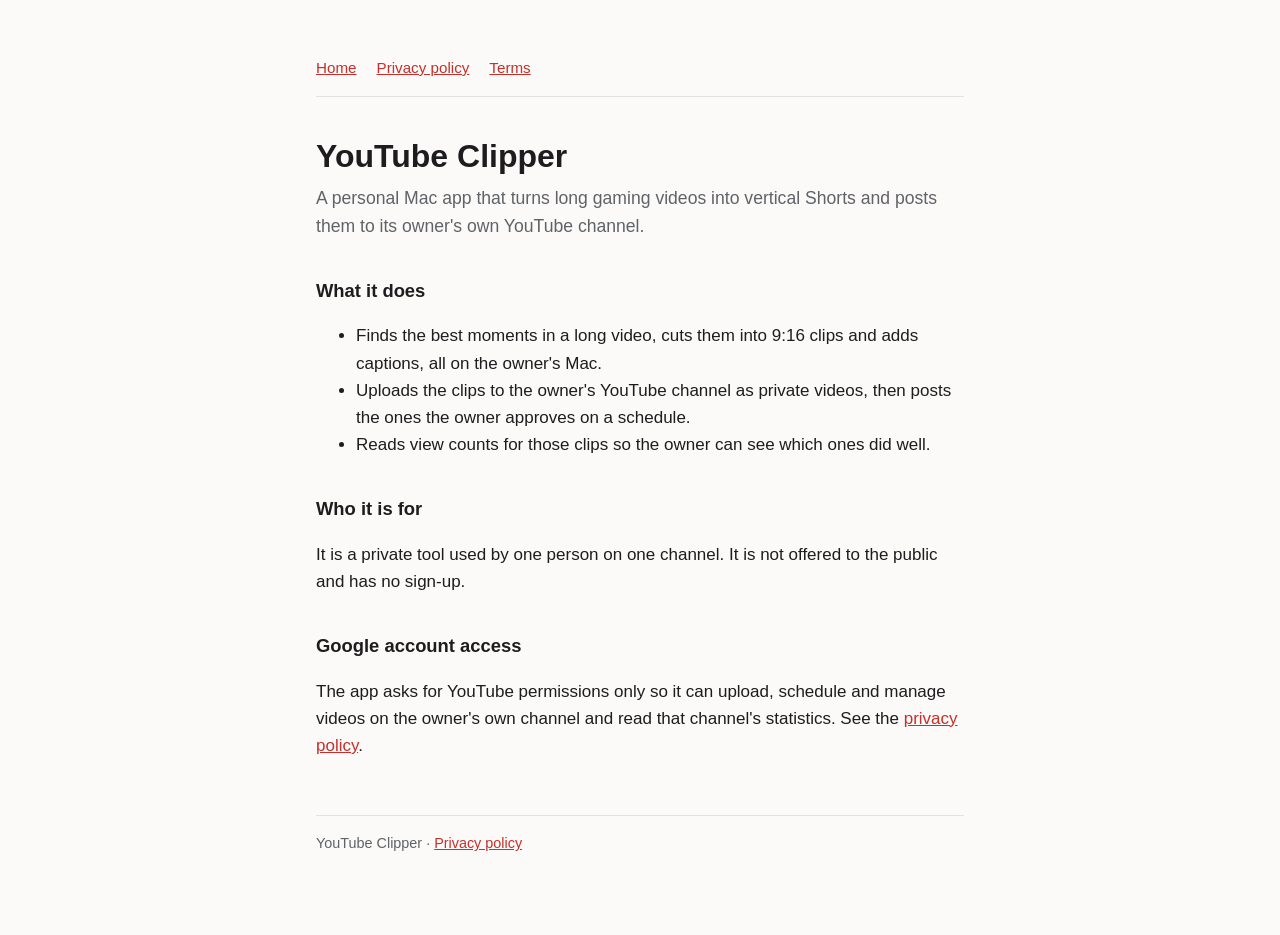
<file: index.html>
<!doctype html>
<html lang="en"><head><meta charset="utf-8"><meta name="viewport" content="width=device-width,initial-scale=1">
<title>YouTube Clipper</title><link rel="stylesheet" href="style.css"></head>
<body><main>
<nav><a href="./">Home</a><a href="privacy.html">Privacy policy</a><a href="terms.html">Terms</a></nav>
<h1>YouTube Clipper</h1>
<p class="lede">A personal Mac app that turns long gaming videos into vertical Shorts and posts them to its owner's own YouTube channel.</p>
<h2>What it does</h2>
<ul>
<li>Finds the best moments in a long video, cuts them into 9:16 clips and adds captions, all on the owner's Mac.</li>
<li>Uploads the clips to the owner's YouTube channel as private videos, then posts the ones the owner approves on a schedule.</li>
<li>Reads view counts for those clips so the owner can see which ones did well.</li>
</ul>
<h2>Who it is for</h2>
<p>It is a private tool used by one person on one channel. It is not offered to the public and has no sign-up.</p>
<h2>Google account access</h2>
<p>The app asks for YouTube permissions only so it can upload, schedule and manage videos on the owner's own channel and read that channel's statistics. See the <a href="privacy.html">privacy policy</a>.</p>
<footer>YouTube Clipper · <a href="privacy.html">Privacy policy</a></footer>
</main></body></html>
</file>
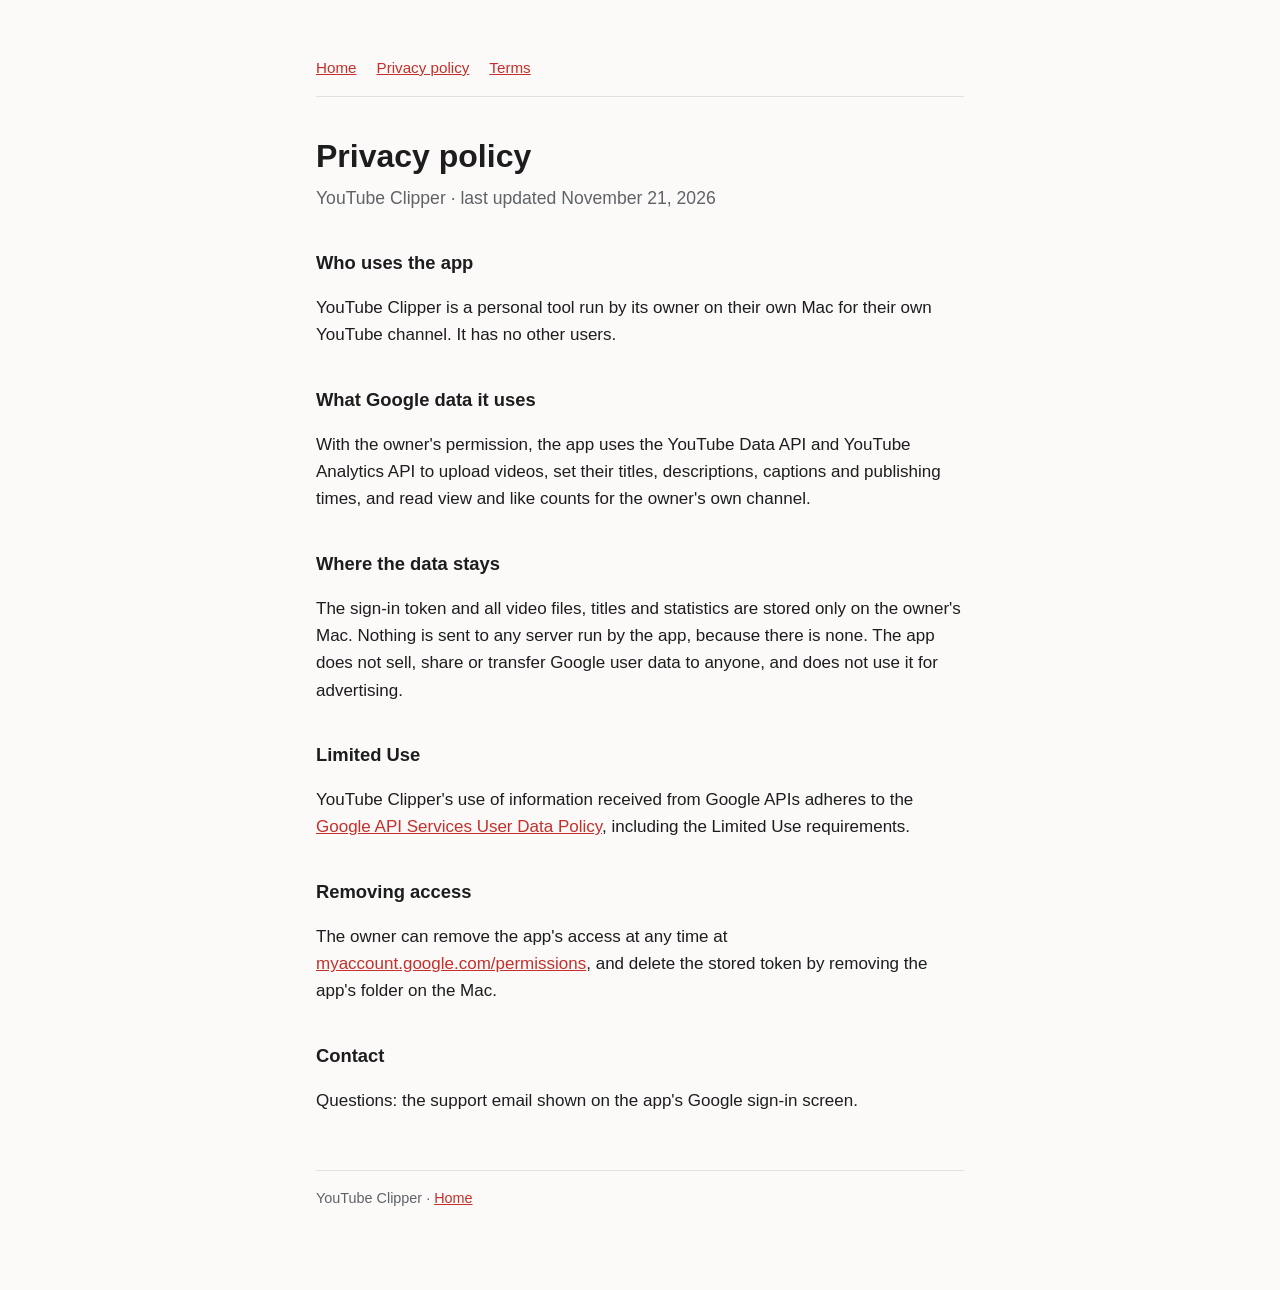
<file: privacy.html>
<!doctype html>
<html lang="en"><head><meta charset="utf-8"><meta name="viewport" content="width=device-width,initial-scale=1">
<title>Privacy Policy</title><link rel="stylesheet" href="style.css"></head>
<body><main>
<nav><a href="./">Home</a><a href="privacy.html">Privacy policy</a><a href="terms.html">Terms</a></nav>
<h1>Privacy policy</h1>
<p class="lede">YouTube Clipper · last updated November 21, 2026</p>
<h2>Who uses the app</h2>
<p>YouTube Clipper is a personal tool run by its owner on their own Mac for their own YouTube channel. It has no other users.</p>
<h2>What Google data it uses</h2>
<p>With the owner's permission, the app uses the YouTube Data API and YouTube Analytics API to upload videos, set their titles, descriptions, captions and publishing times, and read view and like counts for the owner's own channel.</p>
<h2>Where the data stays</h2>
<p>The sign-in token and all video files, titles and statistics are stored only on the owner's Mac. Nothing is sent to any server run by the app, because there is none. The app does not sell, share or transfer Google user data to anyone, and does not use it for advertising.</p>
<h2>Limited Use</h2>
<p>YouTube Clipper's use of information received from Google APIs adheres to the <a href="https://developers.google.com/terms/api-services-user-data-policy">Google API Services User Data Policy</a>, including the Limited Use requirements.</p>
<h2>Removing access</h2>
<p>The owner can remove the app's access at any time at <a href="https://myaccount.google.com/permissions">myaccount.google.com/permissions</a>, and delete the stored token by removing the app's folder on the Mac.</p>
<h2>Contact</h2>
<p>Questions: the support email shown on the app's Google sign-in screen.</p>
<footer>YouTube Clipper · <a href="./">Home</a></footer>
</main></body></html>
</file>
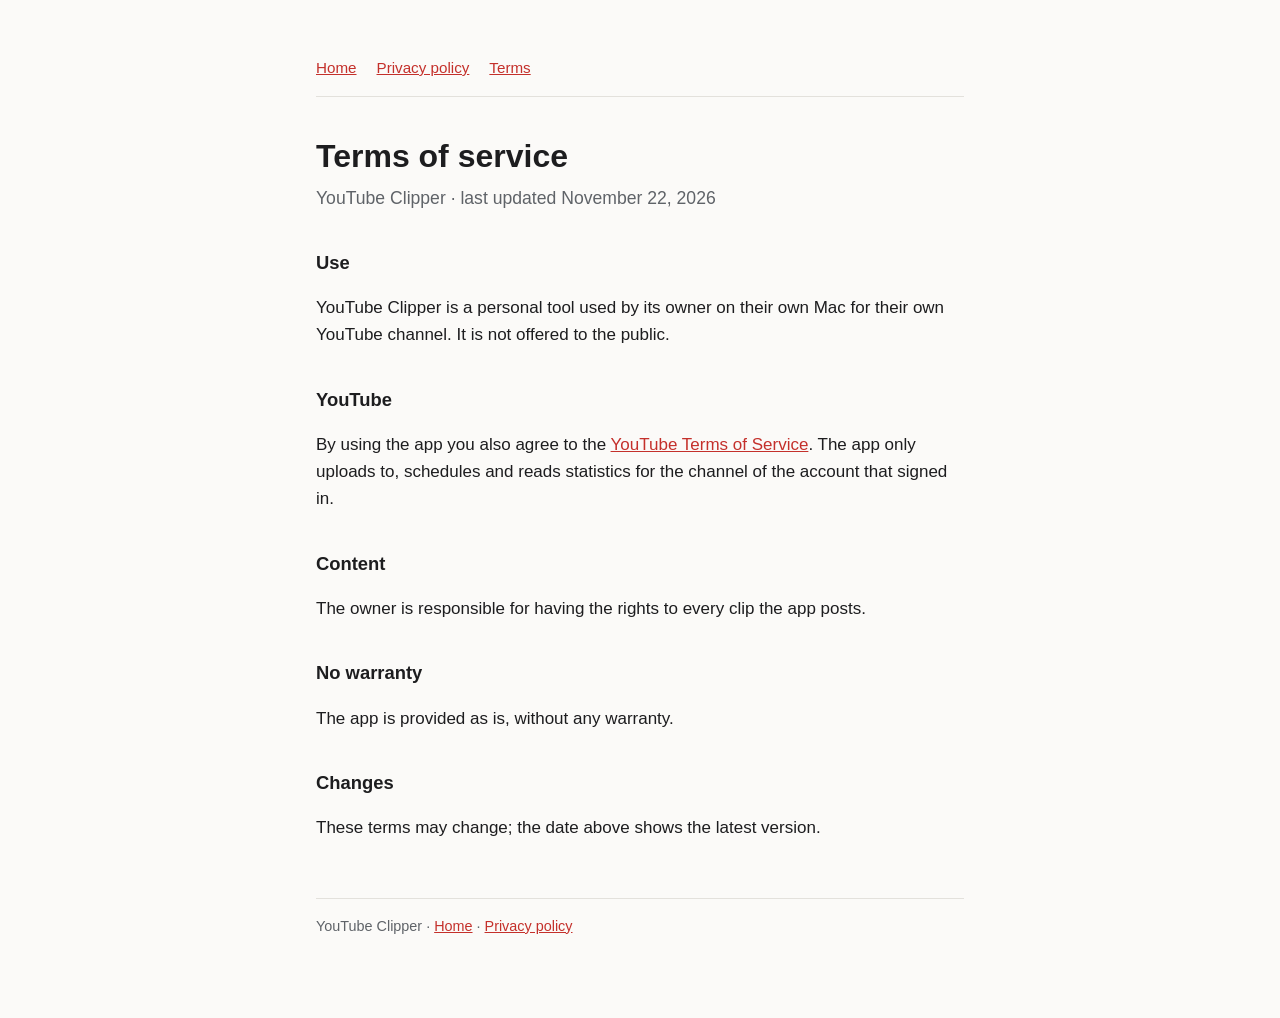
<file: terms.html>
<!doctype html>
<html lang="en"><head><meta charset="utf-8"><meta name="viewport" content="width=device-width,initial-scale=1">
<title>Terms of Service</title><link rel="stylesheet" href="style.css"></head>
<body><main>
<nav><a href="./">Home</a><a href="privacy.html">Privacy policy</a><a href="terms.html">Terms</a></nav>
<h1>Terms of service</h1>
<p class="lede">YouTube Clipper · last updated November 22, 2026</p>
<h2>Use</h2>
<p>YouTube Clipper is a personal tool used by its owner on their own Mac for their own YouTube channel. It is not offered to the public.</p>
<h2>YouTube</h2>
<p>By using the app you also agree to the <a href="https://www.youtube.com/t/terms">YouTube Terms of Service</a>. The app only uploads to, schedules and reads statistics for the channel of the account that signed in.</p>
<h2>Content</h2>
<p>The owner is responsible for having the rights to every clip the app posts.</p>
<h2>No warranty</h2>
<p>The app is provided as is, without any warranty.</p>
<h2>Changes</h2>
<p>These terms may change; the date above shows the latest version.</p>
<footer>YouTube Clipper · <a href="./">Home</a> · <a href="privacy.html">Privacy policy</a></footer>
</main></body></html>
</file>
<file: style.css>
:root{--bg:#fbfaf8;--fg:#1d1d1f;--muted:#5f6368;--line:#e3e1dc;--accent:#c4302b}
@media (prefers-color-scheme:dark){:root{--bg:#161617;--fg:#ececec;--muted:#a1a1a6;--line:#2e2e30;--accent:#ff5a4f}}
*{box-sizing:border-box}
body{margin:0;background:var(--bg);color:var(--fg);font:17px/1.6 -apple-system,BlinkMacSystemFont,"Segoe UI",Roboto,sans-serif}
main{max-width:680px;margin:0 auto;padding:56px 16px 80px}
h1{font-size:2rem;line-height:1.2;margin:0 0 8px}
h2{font-size:1.15rem;margin:36px 0 8px}
p,li{color:var(--fg)}
.lede{color:var(--muted);font-size:1.1rem;margin:0 0 32px}
a{color:var(--accent)}
nav{display:flex;gap:20px;font-size:.95rem;border-bottom:1px solid var(--line);padding-bottom:16px;margin-bottom:40px}
footer{margin-top:56px;padding-top:16px;border-top:1px solid var(--line);color:var(--muted);font-size:.9rem}
</file>
